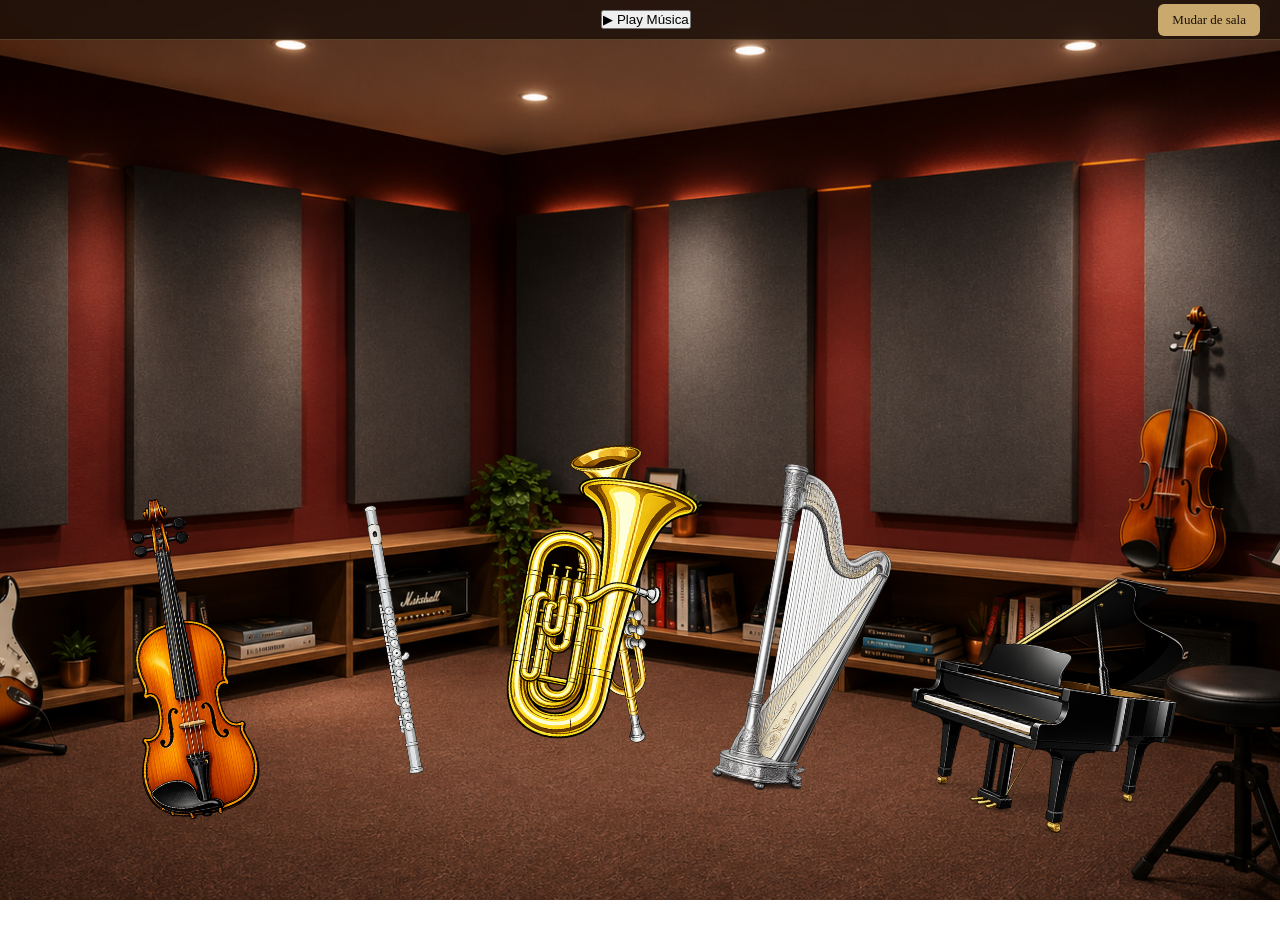
<file: orchestra.html>
<!DOCTYPE html>
<html lang="pt-BR">
<head>
<meta charset="UTF-8">
<meta name="viewport" content="width=device-width, initial-scale=1.0">
<title>Sala Musical — Harry Potter</title>
<link rel="icon" type="image/png" href="assets/images/icon.png">

<style>
* {
    margin: 0;
    padding: 0;
    box-sizing: border-box;
    user-select: none;
    -webkit-user-drag: none;
    pointer-events: auto;
}

body {
    width: 100vw;
    height: 100vh;
    overflow: hidden;
    background: url("assets/images/fundo.png") center center/cover no-repeat;
}

/* ── HUD DE PROGRESSO (topo) ── */

#hud {
    position: fixed;
    top: 0; left: 0; right: 0;
    z-index: 200;
    display: flex;
    align-items: center;
    justify-content: center;
    gap: 12px;
    padding: 10px 20px;
    background: rgba(20, 10, 5, 0.72);
    backdrop-filter: blur(6px);
    border-bottom: 1px solid rgba(201, 169, 110, 0.3);
}

#hud-dots {
    display: flex;
    gap: 5px;
    flex-wrap: wrap;
    max-width: 480px;
    justify-content: center;
}

.hdot {
    width: 11px;
    height: 11px;
    border-radius: 50%;
    background: rgba(255,255,255,0.18);
    transition: background 0.15s, transform 0.15s;
    flex-shrink: 0;
}
.hdot.played  { background: #c9a96e; }
.hdot.current { background: #fff; transform: scale(1.4); box-shadow: 0 0 6px rgba(255,255,255,0.7); }

#hud-status {
    font-family: 'Georgia', serif;
    font-size: 13px;
    color: #f5e6c8;
    white-space: nowrap;
    opacity: 0.85;
}

#hud-reset {
    font-family: 'Georgia', serif;
    font-size: 12px;
    color: #c9a96e;
    background: transparent;
    border: 1px solid rgba(201,169,110,0.4);
    border-radius: 4px;
    padding: 4px 10px;
    cursor: pointer;
    transition: background 0.2s;
    pointer-events: auto;
}
#hud-reset:hover { background: rgba(201,169,110,0.15); }

/* ── BALÃO DE NOTA ACIMA DO INSTRUMENTO ── */

.nota-badge {
    position: absolute;
    bottom: calc(100% + 10px);
    left: 50%;
    transform: translateX(-50%);
    background: #1a0f05;
    border: 1.5px solid #c9a96e;
    border-radius: 6px;
    padding: 6px 14px;
    font-family: 'Georgia', serif;
    font-size: 17px;
    font-weight: 700;
    color: #f5e6c8;
    white-space: nowrap;
    pointer-events: none;
    z-index: 150;
    box-shadow: 0 3px 12px rgba(0,0,0,0.55);
    display: none;
    text-align: center;
    line-height: 1.4;
}
.nota-badge .badge-sub {
    display: block;
    font-size: 11px;
    font-weight: 400;
    color: #c9a96e;
    font-style: italic;
}
.nota-badge::after {
    content: '';
    position: absolute;
    top: 100%;
    left: 50%;
    transform: translateX(-50%);
    border: 7px solid transparent;
    border-top-color: #c9a96e;
}
.nota-badge.visible { display: block; }

/* ── PULSO no instrumento que deve tocar ── */

.deve-tocar img {
    filter: drop-shadow(0 0 18px rgba(255, 220, 100, 0.85)) !important;
    animation: pulso 0.9s ease-in-out infinite alternate !important;
}
@keyframes pulso {
    from { filter: drop-shadow(0 0 10px rgba(255,220,100,0.5)); }
    to   { filter: drop-shadow(0 0 28px rgba(255,220,100,1)); }
}

/* ── BOLHA FLUTUANTE AO CLICAR ── */

.bolha-nota {
    position: fixed;
    pointer-events: none;
    z-index: 9999;
    font-family: 'Georgia', serif;
    font-size: 22px;
    font-weight: 700;
    color: #f5e6c8;
    text-shadow: 0 2px 8px rgba(0,0,0,0.7);
    animation: bolhaFlutua 1s ease-out forwards;
}
@keyframes bolhaFlutua {
    0%   { opacity: 1; transform: translateY(0) scale(1); }
    100% { opacity: 0; transform: translateY(-80px) scale(1.5); }
}

/* ── BANNER DE PARABÉNS ── */

#banner-fim {
    position: fixed;
    top: 50%; left: 50%;
    transform: translate(-50%, -50%) scale(0.8);
    background: rgba(20, 10, 5, 0.96);
    border: 2px solid #c9a96e;
    border-radius: 12px;
    padding: 30px 48px;
    text-align: center;
    z-index: 500;
    display: none;
    box-shadow: 0 8px 40px rgba(0,0,0,0.8);
    animation: aparecer 0.4s ease forwards;
}
@keyframes aparecer {
    to { transform: translate(-50%, -50%) scale(1); opacity: 1; }
}
#banner-fim h2 {
    font-family: 'Georgia', serif;
    font-size: 26px;
    color: #f5e6c8;
    margin-bottom: 10px;
}
#banner-fim p {
    font-family: 'Georgia', serif;
    font-size: 14px;
    color: #c9a96e;
    margin-bottom: 20px;
}
#banner-fim button {
    font-family: 'Georgia', serif;
    font-size: 14px;
    color: #1a0f05;
    background: #c9a96e;
    border: none;
    border-radius: 6px;
    padding: 10px 28px;
    cursor: pointer;
}

/* ── WRAPPER DE CADA INSTRUMENTO ── */

.instrumento-wrap {
    position: absolute;
    display: flex;
    flex-direction: column;
    align-items: center;
}

/* ── BALÃO / TOOLTIP ORIGINAL ── */

.balao {
    position: absolute;
    bottom: calc(100% + 14px);
    left: 50%;
    transform: translateX(-50%) scale(0.85);
    background: #f5e6c8;
    color: #3b2a1a;
    border-radius: 4px;
    padding: 15px 24px;
    font-family: 'Georgia', serif;
    font-size: 20px;
    font-weight: 700;
    white-space: nowrap;
    pointer-events: none;
    opacity: 0;
    transition: opacity 0.2s ease, transform 0.2s ease;
    z-index: 100;
    text-align: center;
    line-height: 1.5;
    border: 1.5px solid #c9a96e;
    box-shadow: 2px 3px 8px rgba(0,0,0,0.35);
}
.balao span {
    display: block;
    font-size: 14px;
    font-weight: 400;
    opacity: 0.75;
    margin-top: 3px;
    font-style: italic;
}
.balao::after {
    content: '';
    position: absolute;
    top: 100%;
    left: 50%;
    transform: translateX(-50%);
    border: 8px solid transparent;
    border-top-color: #c9a96e;
}
.instrumento-wrap:hover .balao { opacity: 1; transform: translateX(-50%) scale(1); }

/* ── VIOLINO ── */
#violino-wrap { left: 80px; bottom: 0px; }
#violino-wrap .balao { left: 40%; bottom: calc(100% + 30px); }
#violino {
    height: 430px; cursor: pointer;
    transform-origin: center bottom;
    transform: rotate(-10deg);
    transition: transform 0.25s ease, filter 0.25s ease;
}
#violino:hover { transform: rotate(-20deg) translateY(10px); filter: drop-shadow(0 0 20px rgba(255,255,255,.4)); }

.balancar       { animation: balanco 0.8s cubic-bezier(0.36,0.07,0.19,0.97); }
.balancar-hover { animation: balanco-hover 0.8s cubic-bezier(0.36,0.07,0.19,0.97); }
@keyframes balanco {
    0%{transform:rotate(-10deg)}20%{transform:rotate(-22deg)}40%{transform:rotate(-3deg)}60%{transform:rotate(-17deg)}80%{transform:rotate(-8deg)}100%{transform:rotate(-10deg)}
}
@keyframes balanco-hover {
    0%{transform:rotate(-20deg) translateY(10px)}20%{transform:rotate(-32deg)}40%{transform:rotate(-13deg)}60%{transform:rotate(-27deg)}80%{transform:rotate(-18deg)}100%{transform:rotate(-20deg) translateY(10px)}
}

/* ── FLAUTA ── */
#flauta-wrap { left: 270px; bottom: 110px; }
#flauta-wrap .balao { left: 40%; bottom: calc(100% + 30px); }
#flauta {
    height: 300px; cursor: pointer;
    transform-origin: center bottom; transform: rotate(-10deg);
    transition: transform 0.25s ease, filter 0.25s ease;
}
#flauta:hover { transform: rotate(-20deg) translateY(10px); filter: drop-shadow(0 0 20px rgba(255,255,255,.4)); }

/* ── TROMPETE ── */
#trompete-wrap { left: 480px; bottom: 150px; }
#trompete-wrap .balao { left: 40%; bottom: calc(100% + 30px); }
#trompete {
    height: 320px; cursor: pointer;
    transform-origin: center bottom; transform: rotate(-10deg);
    transition: transform 0.25s ease, filter 0.25s ease;
}
#trompete:hover { transform: rotate(-20deg) translateY(10px); filter: drop-shadow(0 0 20px rgba(255,255,255,.4)); }

/* ── PIANO ── */
#piano-wrap { right: 100px; bottom: 8px; }
#piano-wrap .balao { left: 67%; bottom: calc(100% + 30px); }
#piano {
    height: 350px; cursor: pointer;
    transform-origin: center bottom; transform: rotate(10deg);
    transition: transform 0.25s ease, filter 0.25s ease;
}
#piano:hover { transform: rotate(20deg) translateY(10px); filter: drop-shadow(0 0 20px rgba(255,255,255,.4)); }

.balancar-piano       { animation: balanco-piano 0.8s cubic-bezier(0.36,0.07,0.19,0.97); }
.balancar-piano-hover { animation: balanco-piano-hover 0.8s cubic-bezier(0.36,0.07,0.19,0.97); }
@keyframes balanco-piano {
    0%{transform:rotate(10deg)}20%{transform:rotate(22deg)}40%{transform:rotate(3deg)}60%{transform:rotate(17deg)}80%{transform:rotate(8deg)}100%{transform:rotate(10deg)}
}
@keyframes balanco-piano-hover {
    0%{transform:rotate(20deg) translateY(10px)}20%{transform:rotate(32deg)}40%{transform:rotate(13deg)}60%{transform:rotate(27deg)}80%{transform:rotate(18deg)}100%{transform:rotate(20deg) translateY(10px)}
}

/* ── HARPA ── */
#harpa-wrap { right: 330px; bottom: 93px; }
#harpa-wrap .balao { left: 60%; bottom: calc(100% + 30px); }
#harpa {
    height: 350px; cursor: pointer;
    transform-origin: center bottom; transform: rotate(10deg);
    transition: transform 0.25s ease, filter 0.25s ease;
}
#harpa:hover { transform: rotate(20deg) translateY(10px); filter: drop-shadow(0 0 20px rgba(255,255,255,.4)); }

.balancar-harpa       { animation: balanco-harpa 0.8s cubic-bezier(0.36,0.07,0.19,0.97); }
.balancar-harpa-hover { animation: balanco-harpa-hover 0.8s cubic-bezier(0.36,0.07,0.19,0.97); }
@keyframes balanco-harpa {
    0%{transform:rotate(10deg)}20%{transform:rotate(22deg)}40%{transform:rotate(3deg)}60%{transform:rotate(17deg)}80%{transform:rotate(8deg)}100%{transform:rotate(10deg)}
}
@keyframes balanco-harpa-hover {
    0%{transform:rotate(20deg) translateY(10px)}20%{transform:rotate(32deg)}40%{transform:rotate(13deg)}60%{transform:rotate(27deg)}80%{transform:rotate(18deg)}100%{transform:rotate(20deg) translateY(10px)}
}

/* ── TUBA ── */
#tuba-wrap { right: 570px; bottom: 133px; }
#tuba-wrap .balao { left: 65%; bottom: calc(100% + 30px); }
#tuba {
    height: 320px; cursor: pointer;
    transform-origin: center bottom; transform: rotate(10deg);
    transition: transform 0.25s ease, filter 0.25s ease;
}
#tuba:hover { transform: rotate(20deg) translateY(10px); filter: drop-shadow(0 0 20px rgba(255,255,255,.4)); }

.balancar-tuba       { animation: balanco-tuba 0.8s cubic-bezier(0.36,0.07,0.19,0.97); }
.balancar-tuba-hover { animation: balanco-tuba-hover 0.8s cubic-bezier(0.36,0.07,0.19,0.97); }
@keyframes balanco-tuba {
    0%{transform:rotate(10deg)}20%{transform:rotate(22deg)}40%{transform:rotate(3deg)}60%{transform:rotate(17deg)}80%{transform:rotate(8deg)}100%{transform:rotate(10deg)}
}
@keyframes balanco-tuba-hover {
    0%{transform:rotate(20deg) translateY(10px)}20%{transform:rotate(32deg)}40%{transform:rotate(13deg)}60%{transform:rotate(27deg)}80%{transform:rotate(18deg)}100%{transform:rotate(20deg) translateY(10px)}
}

#btn-mudar-sala{
    position: absolute;
    right: 20px;
    top: 50%;
    transform: translateY(-50%);

    font-family: 'Georgia', serif;
    font-size: 13px;

    color: #1a0f05;
    background: #c9a96e;

    border: none;
    border-radius: 6px;

    padding: 8px 14px;

    cursor: pointer;

    transition: 0.2s;
}

#btn-mudar-sala:hover{
    transform: translateY(-50%) scale(1.05);
    filter: brightness(1.08);
}
</style>
</head>

<body>

<!-- ── HUD de progresso ── -->
<div id="hud">
    <div id="hud-dots"></div>

    <button id="btn-mudar-sala" onclick="mudarSala()">
        Mudar de sala
    </button>

    <button id="playAuto" onclick="playOrquestra()">
        ▶ Play Música
    </button>
</div>

<!-- ── Banner de parabéns ── -->
<div id="banner-fim">
    <h2>🎉 Bravo, Orquestra!</h2>
    <p>Você tocou o Tema de Harry Potter!</p>
    <button onclick="resetOrchestra()">Tocar de novo</button>
</div>

<!-- VIOLINO -->
<div class="instrumento-wrap" id="violino-wrap">
    <div class="nota-badge" id="badge-violino"></div>
    <div class="balao">
        🎻 Violino
        <span>Cordas agudas com som cálido, lírico e emotivo</span>
    </div>
    <img src="assets/images/violino.png" id="violino" alt="Violino">
</div>

<!-- FLAUTA -->
<div class="instrumento-wrap" id="flauta-wrap">
    <div class="nota-badge" id="badge-flauta"></div>
    <div class="balao">
        🪈 Flauta
        <span>Sopro agudo com som leve, suave e cristalino</span>
    </div>
    <img src="assets/images/flauta.png" id="flauta" alt="Flauta">
</div>

<!-- TROMPETE -->
<div class="instrumento-wrap" id="trompete-wrap">
    <div class="nota-badge" id="badge-trompete"></div>
    <div class="balao">
        🎺 Trompete
        <span>Sopro médio-agudo com som brilhante e penetrante</span>
    </div>
    <img src="assets/images/trompete.png" id="trompete" alt="Trompete">
</div>

<!-- PIANO -->
<div class="instrumento-wrap" id="piano-wrap">
    <div class="nota-badge" id="badge-piano"></div>
    <div class="balao">
        🎹 Piano
        <span>Teclas do grave ao agudo com som rico e versátil</span>
    </div>
    <img src="assets/images/piano.png" id="piano" alt="Piano">
</div>

<!-- HARPA -->
<div class="instrumento-wrap" id="harpa-wrap">
    <div class="nota-badge" id="badge-harpa"></div>
    <div class="balao">
        🎵 Harpa
        <span>Cordas médias com som etéreo, delicado e ressonante</span>
    </div>
    <img src="assets/images/harpa.png" id="harpa" alt="Harpa">
</div>

<!-- TUBA -->
<div class="instrumento-wrap" id="tuba-wrap">
    <div class="nota-badge" id="badge-tuba"></div>
    <div class="balao">
        🎷 Tuba
        <span>Sopro grave com som profundo, cheio e poderoso</span>
    </div>
    <img src="assets/images/tuba.png" id="tuba" alt="Tuba">
</div>

<script>
/* ════════════════════════════════════════════════
   SEQUÊNCIA — Tema de Hedwig (Harry Potter)
   32 notas, cada uma atribuída a um instrumento
   ════════════════════════════════════════════════ */

const hedwig = [
    /* comp. 1 */
    { noteName:"Si4",  freq:494,  inst:"violino",  dur:0.40, label:"Si",    oitava:"4" },
    { noteName:"Mi5",  freq:659,  inst:"flauta",   dur:0.55, label:"Mi",    oitava:"5" },
    { noteName:"Sol5", freq:784,  inst:"flauta",   dur:0.20, label:"Sol",   oitava:"5" },
    { noteName:"Fá#5", freq:740,  inst:"violino",  dur:0.55, label:"Fá#",   oitava:"5" },
    { noteName:"Mi5",  freq:659,  inst:"trompete", dur:0.55, label:"Mi",    oitava:"5" },
    { noteName:"Si5",  freq:988,  inst:"flauta",   dur:0.90, label:"Si",    oitava:"5" },
    { noteName:"Lá5",  freq:880,  inst:"violino",  dur:0.75, label:"Lá",    oitava:"5" },
    { noteName:"Fá#5", freq:740,  inst:"piano",    dur:0.80, label:"Fá#",   oitava:"5" },
    /* comp. 2 */
    { noteName:"Mi5",  freq:659,  inst:"violino",  dur:0.55, label:"Mi",    oitava:"5" },
    { noteName:"Sol5", freq:784,  inst:"flauta",   dur:0.20, label:"Sol",   oitava:"5" },
    { noteName:"Fá#5", freq:740,  inst:"trompete", dur:0.55, label:"Fá#",   oitava:"5" },
    { noteName:"Ré#5", freq:622,  inst:"harpa",    dur:0.55, label:"Ré#",   oitava:"5" },
    { noteName:"Fá5",  freq:698,  inst:"piano",    dur:0.90, label:"Fá",    oitava:"5" },
    { noteName:"Si4",  freq:494,  inst:"violino",  dur:0.75, label:"Si",    oitava:"4" },

];

const ORQUESTRA = {

    1: ["violino","flauta","trompete","piano","harpa","tuba"],
    2: ["violino","flauta","trompete"],
    3: ["violino","flauta","trompete","piano","harpa"],
    4: ["violino","flauta","trompete"]

};

function animarInstrumento(inst){

    const el = document.getElementById(inst);

    if(!el) return;

    el.classList.remove(
        "balancar",
        "balancar-hover",
        "balancar-piano",
        "balancar-harpa",
        "balancar-tuba"
    );

    void el.offsetWidth;

    switch(inst){

        case "piano":
            el.classList.add("balancar-piano");
            break;

        case "harpa":
            el.classList.add("balancar-harpa");
            break;

        case "tuba":
            el.classList.add("balancar-tuba");
            break;

        default:
            el.classList.add("balancar");
    }
}

function tocarInstrumento(inst, freq){

    playNote(
        freq,
        0.8,
        inst
    );

    animarInstrumento(inst);
}

function playOrquestra(){

    const tempoMs = 900;

    hedwig.forEach((nota, i)=>{

        setTimeout(()=>{

            const tempo =
                (i % 4) + 1;

            const instrumentos =
                ORQUESTRA[tempo];

            instrumentos.forEach(inst=>{

                let freq =
                    nota.freq;

                if(inst === "flauta")
                    freq *= 2;

                if(inst === "tuba")
                    freq /= 4;

                if(inst === "harpa")
                    freq *= 0.75;

                if(inst === "piano")
                    freq *= 1.01;

                tocarInstrumento(
                    inst,
                    freq
                );

            });

        }, i * tempoMs);

    });

}

/* timbre por instrumento */
const TIMBRE = {
    violino:  { type:'sawtooth', harmonics:[[1,0.6],[2,0.25],[3,0.1]] },
    flauta:   { type:'sine',     harmonics:[[1,0.7],[2,0.15]] },
    trompete: { type:'square',   harmonics:[[1,0.5],[2,0.3],[3,0.12]] },
    piano:    { type:'triangle', harmonics:[[1,0.6],[2,0.2],[3,0.08]] },
    harpa:    { type:'sine',     harmonics:[[1,0.55],[2,0.28],[3,0.1],[4,0.05]] },
    tuba:     { type:'sawtooth', harmonics:[[1,0.7],[2,0.18]] },
};

let audioCtx = null;
let currentIndex = 0;

function getCtx() {
    if (!audioCtx) audioCtx = new (window.AudioContext || window.webkitAudioContext)();
    if (audioCtx.state === 'suspended') audioCtx.resume();
    return audioCtx;
}

/* síntese com timbre diferente por instrumento */
function playNote(freq, dur, instId) {
    const ctx = getCtx();
    const t = ctx.currentTime;
    const tim = TIMBRE[instId] || TIMBRE.violino;
    const master = ctx.createGain();
    master.connect(ctx.destination);
    master.gain.setValueAtTime(0, t);
    master.gain.linearRampToValueAtTime(0.22, t + 0.04);
    master.gain.setValueAtTime(0.22, t + dur * 0.65);
    master.gain.exponentialRampToValueAtTime(0.001, t + dur + 0.08);

    tim.harmonics.forEach(([mult, amp]) => {
        const osc = ctx.createOscillator();
        const g   = ctx.createGain();
        osc.type = tim.type;
        osc.frequency.value = freq * mult;
        g.gain.value = amp;
        osc.connect(g);
        g.connect(master);
        osc.start(t);
        osc.stop(t + dur + 0.1);
    });

    /* vibrato suave */
    const vib  = ctx.createOscillator();
    const vgain= ctx.createGain();
    vib.frequency.value = 5.5;
    vgain.gain.value = 3;
    tim.harmonics.forEach(([mult]) => {}); // reuse master osc freq
    vib.connect(vgain);
    /* aplica vibrato na frequência do primeiro harmônico via detune */
    vib.start(t + 0.08);
    vib.stop(t + dur + 0.1);
}

/* ── UI: dots de progresso ── */
function buildDots() {
    const bar = document.getElementById('hud-dots');
    bar.innerHTML = '';
    hedwig.forEach((n, i) => {
        const d = document.createElement('div');
        d.className = 'hdot' + (i < currentIndex ? ' played' : i === currentIndex ? ' current' : '');
        d.title = n.noteName + ' — ' + n.inst;
        bar.appendChild(d);
    });
}

/* ── UI: badges de nota em cima de cada instrumento ── */
function updateBadges() {
    /* esconde todos */
    document.querySelectorAll('.nota-badge').forEach(b => b.classList.remove('visible'));
    document.querySelectorAll('.instrumento-wrap').forEach(w => w.classList.remove('deve-tocar'));

    if (currentIndex >= hedwig.length) return;
    const prox = hedwig[currentIndex];
    const badge = document.getElementById('badge-' + prox.inst);
    const wrap  = document.getElementById(prox.inst + '-wrap');
    if (badge) {
        badge.innerHTML = prox.noteName + '<span class="badge-sub">' + prox.label + '<sup>' + prox.oitava + '</sup></span>';
        badge.classList.add('visible');
    }
    if (wrap) wrap.classList.add('deve-tocar');
}

/* ── UI: status ── */
function updateStatus() {
    const el = document.getElementById('hud-status');
    if (currentIndex >= hedwig.length) {
        el.textContent = 'Música completa! 🎉';
    } else {
        const n = hedwig[currentIndex];
        const nomeInst = n.inst.charAt(0).toUpperCase() + n.inst.slice(1);
        el.textContent = `Nota ${currentIndex + 1} / ${hedwig.length} — ${nomeInst}`;
    }
}


/* ── Clique em qualquer instrumento ── */
function handleInstrumentoClick(instId, event) {
    if (currentIndex >= hedwig.length) return;
    const prox = hedwig[currentIndex];

    /* toca a nota sequencial (qualquer instrumento aceita) */
    playNote(prox.freq, prox.dur, prox.inst);

    /* bolha onde clicou */
    spawnBolha(prox.noteName, event.clientX, event.clientY);

    currentIndex++;
    renderUI();
}

/* ── Reiniciar ── */
function resetOrchestra() {
    currentIndex = 0;
    document.getElementById('banner-fim').style.display = 'none';
    renderUI();
}

/* ════════════════════════════════════════════════
   ANIMAÇÕES ORIGINAIS DOS INSTRUMENTOS
   ════════════════════════════════════════════════ */
function criarInstrumento(id, classBase, classHover, transformBase, transformHover) {
    const el = document.getElementById(id);
    let animouComHover = false;

    el.addEventListener("click", (e) => {
        /* orquestra */
        handleInstrumentoClick(id, e);

        /* animação original */
        const isHovered = el.matches(":hover");
        animouComHover = isHovered;
        el.classList.remove(classBase, classHover);
        void el.offsetWidth;
        el.classList.add(isHovered ? classHover : classBase);
    });

    el.addEventListener("animationend", () => {
        const isHovered = el.matches(":hover");
        if (animouComHover && !isHovered) {
            el.style.transform = transformHover;
            el.classList.remove(classBase, classHover);
            void el.offsetWidth;
            el.style.transform = "";
        } else {
            el.style.transform = isHovered ? transformHover : transformBase;
            el.classList.remove(classBase, classHover);
            void el.offsetWidth;
            el.style.transform = "";
        }
    });
}

criarInstrumento("violino",  "balancar",         "balancar-hover",         "rotate(-10deg)", "rotate(-20deg) translateY(10px)");
criarInstrumento("flauta",   "balancar",         "balancar-hover",         "rotate(-10deg)", "rotate(-20deg) translateY(10px)");
criarInstrumento("trompete", "balancar",         "balancar-hover",         "rotate(-10deg)", "rotate(-20deg) translateY(10px)");
criarInstrumento("piano",    "balancar-piano",   "balancar-piano-hover",   "rotate(10deg)",  "rotate(20deg) translateY(10px)");
criarInstrumento("harpa",    "balancar-harpa",   "balancar-harpa-hover",   "rotate(10deg)",  "rotate(20deg) translateY(10px)");
criarInstrumento("tuba",     "balancar-tuba",    "balancar-tuba-hover",    "rotate(10deg)",  "rotate(20deg) translateY(10px)");

function mudarSala() {
    // trocar pela rota da próxima sala
    window.location.href = "sala1.html";
}

/* init */
renderUI();
</script>

</body>
</html>
</file>
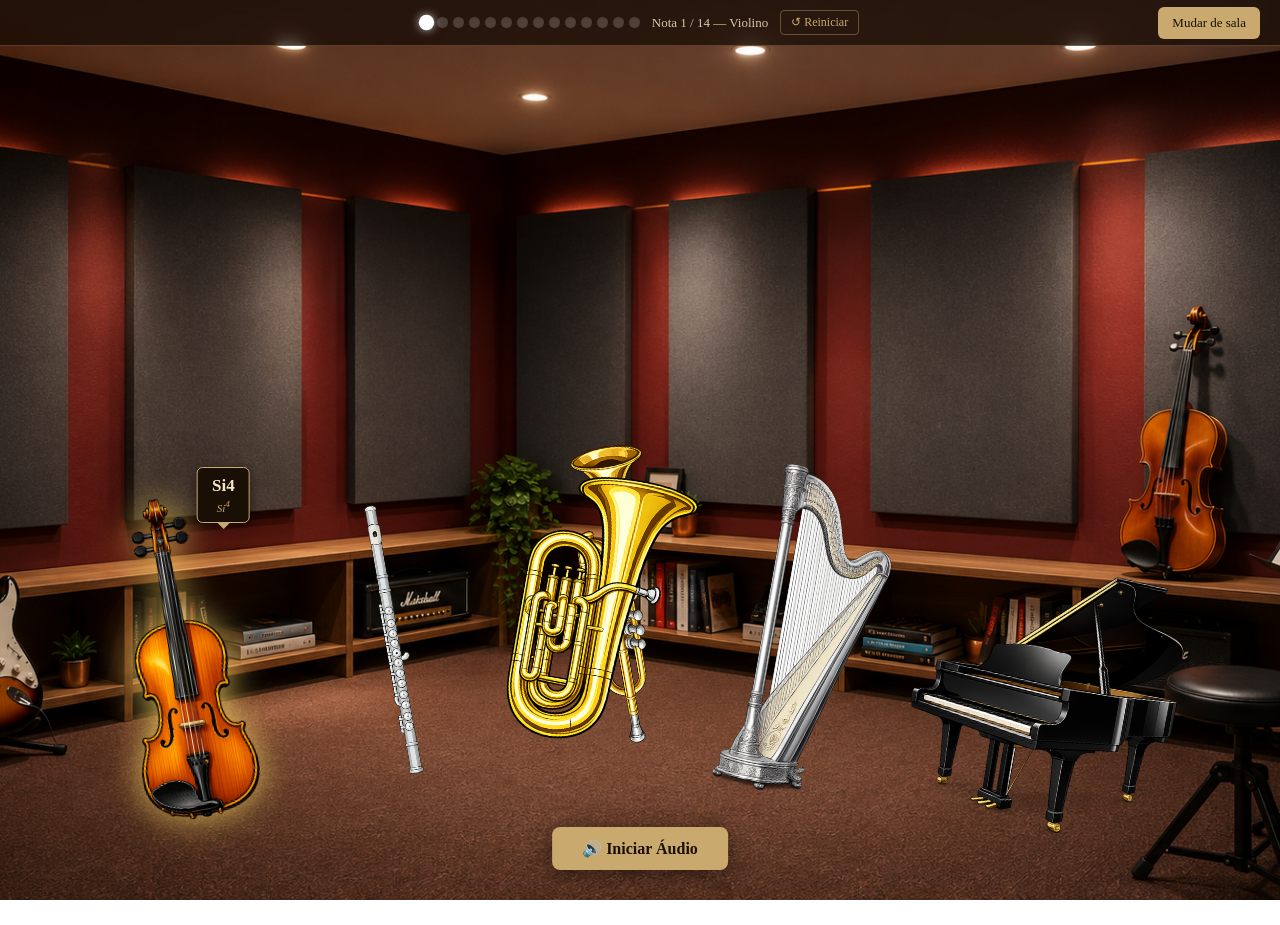
<file: sala1.html>
<!DOCTYPE html>
<html lang="pt-BR">
<head>
<meta charset="UTF-8">
<meta name="viewport" content="width=device-width, initial-scale=1.0">
<title>Sala Musical — Harry Potter</title>
<link rel="icon" type="image/png" href="assets/images/icon.png">

<style>
* {
    margin: 0;
    padding: 0;
    box-sizing: border-box;
    user-select: none;
    -webkit-user-drag: none;
    pointer-events: auto;
}

body {
    width: 100vw;
    height: 100vh;
    overflow: hidden;
    background: url("assets/images/fundo.png") center center/cover no-repeat;
}

/* ── HUD DE PROGRESSO (topo) ── */

#hud {
    position: fixed;
    top: 0; left: 0; right: 0;
    z-index: 200;
    display: flex;
    align-items: center;
    justify-content: center;
    gap: 12px;
    padding: 10px 20px;
    background: rgba(20, 10, 5, 0.72);
    backdrop-filter: blur(6px);
    border-bottom: 1px solid rgba(201, 169, 110, 0.3);
}

#hud-dots {
    display: flex;
    gap: 5px;
    flex-wrap: wrap;
    max-width: 480px;
    justify-content: center;
}

.hdot {
    width: 11px;
    height: 11px;
    border-radius: 50%;
    background: rgba(255,255,255,0.18);
    transition: background 0.15s, transform 0.15s;
    flex-shrink: 0;
}
.hdot.played  { background: #c9a96e; }
.hdot.current { background: #fff; transform: scale(1.4); box-shadow: 0 0 6px rgba(255,255,255,0.7); }

#hud-status {
    font-family: 'Georgia', serif;
    font-size: 13px;
    color: #f5e6c8;
    white-space: nowrap;
    opacity: 0.85;
}

#hud-reset {
    font-family: 'Georgia', serif;
    font-size: 12px;
    color: #c9a96e;
    background: transparent;
    border: 1px solid rgba(201,169,110,0.4);
    border-radius: 4px;
    padding: 4px 10px;
    cursor: pointer;
    transition: background 0.2s;
    pointer-events: auto;
}
#hud-reset:hover { background: rgba(201,169,110,0.15); }

/* ── BALÃO DE NOTA ACIMA DO INSTRUMENTO ── */

.nota-badge {
    position: absolute;
    bottom: calc(90% - 10px);
    left: 50%;
    transform: translateX(-50%);
    background: #1a0f05;
    border: 1.5px solid #c9a96e;
    border-radius: 6px;
    padding: 6px 14px;
    font-family: 'Georgia', serif;
    font-size: 17px;
    font-weight: 700;
    color: #f5e6c8;
    white-space: nowrap;
    pointer-events: none;
    z-index: 150;
    box-shadow: 0 3px 12px rgba(0,0,0,0.55);
    display: none;
    text-align: center;
    line-height: 1.4;
}
.nota-badge .badge-sub {
    display: block;
    font-size: 11px;
    font-weight: 400;
    color: #c9a96e;
    font-style: italic;
}
.nota-badge::after {
    content: '';
    position: absolute;
    top: 100%;
    left: 50%;
    transform: translateX(-50%);
    border: 7px solid transparent;
    border-top-color: #c9a96e;
}
.nota-badge.visible { display: block; }

/* ── PULSO no instrumento que deve tocar ── */

.deve-tocar img {
    filter: drop-shadow(0 0 18px rgba(255, 220, 100, 0.85)) !important;
    animation: pulso 0.9s ease-in-out infinite alternate !important;
}
@keyframes pulso {
    from { filter: drop-shadow(0 0 10px rgba(255,220,100,0.5)); }
    to   { filter: drop-shadow(0 0 28px rgba(255,220,100,1)); }
}

/* ── BOLHA FLUTUANTE AO CLICAR ── */

.bolha-nota {
    position: fixed;
    pointer-events: none;
    z-index: 9999;
    font-family: 'Georgia', serif;
    font-size: 22px;
    font-weight: 700;
    color: #f5e6c8;
    text-shadow: 0 2px 8px rgba(0,0,0,0.7);
    animation: bolhaFlutua 1s ease-out forwards;
}
@keyframes bolhaFlutua {
    0%   { opacity: 1; transform: translateY(0) scale(1); }
    100% { opacity: 0; transform: translateY(-80px) scale(1.5); }
}

/* ── BANNER DE PARABÉNS ── */

#banner-fim {
    position: fixed;
    top: 50%; left: 50%;
    transform: translate(-50%, -50%) scale(0.8);
    background: rgba(20, 10, 5, 0.96);
    border: 2px solid #c9a96e;
    border-radius: 12px;
    padding: 30px 48px;
    text-align: center;
    z-index: 500;
    display: none;
    box-shadow: 0 8px 40px rgba(0,0,0,0.8);
    animation: aparecer 0.4s ease forwards;
}
@keyframes aparecer {
    to { transform: translate(-50%, -50%) scale(1); opacity: 1; }
}
#banner-fim h2 {
    font-family: 'Georgia', serif;
    font-size: 26px;
    color: #f5e6c8;
    margin-bottom: 10px;
}
#banner-fim p {
    font-family: 'Georgia', serif;
    font-size: 14px;
    color: #c9a96e;
    margin-bottom: 20px;
}
#banner-fim button {
    font-family: 'Georgia', serif;
    font-size: 14px;
    color: #1a0f05;
    background: #c9a96e;
    border: none;
    border-radius: 6px;
    padding: 10px 28px;
    cursor: pointer;
}

/* ── WRAPPER DE CADA INSTRUMENTO ── */

.instrumento-wrap {
    position: absolute;
    display: flex;
    flex-direction: column;
    align-items: center;
}

/* ── BALÃO / TOOLTIP ORIGINAL ── */

.balao {
    position: absolute;
    bottom: calc(100% + 14px);
    left: 50%;
    transform: translateX(-50%) scale(0.85);
    background: #f5e6c8;
    color: #3b2a1a;
    border-radius: 4px;
    padding: 15px 24px;
    font-family: 'Georgia', serif;
    font-size: 20px;
    font-weight: 700;
    white-space: nowrap;
    pointer-events: none;
    opacity: 0;
    transition: opacity 0.2s ease, transform 0.2s ease;
    z-index: 100;
    text-align: center;
    line-height: 1.5;
    border: 1.5px solid #c9a96e;
    box-shadow: 2px 3px 8px rgba(0,0,0,0.35);
}
.balao span {
    display: block;
    font-size: 14px;
    font-weight: 400;
    opacity: 0.75;
    margin-top: 3px;
    font-style: italic;
}
.balao::after {
    content: '';
    position: absolute;
    top: 100%;
    left: 50%;
    transform: translateX(-50%);
    border: 8px solid transparent;
    border-top-color: #c9a96e;
}
.instrumento-wrap:hover .balao { opacity: 1; transform: translateX(-50%) scale(1); }

/* ── VIOLINO ── */
#violino-wrap { left: 80px; bottom: 0px; }
#violino-wrap .balao { left: 40%; bottom: calc(100% + 30px); }
#violino {
    height: 430px; cursor: pointer;
    transform-origin: center bottom;
    transform: rotate(-10deg);
    transition: transform 0.25s ease, filter 0.25s ease;
}
#violino:hover { transform: rotate(-20deg) translateY(10px); filter: drop-shadow(0 0 20px rgba(255,255,255,.4)); }

.balancar       { animation: balanco 0.8s cubic-bezier(0.36,0.07,0.19,0.97); }
.balancar-hover { animation: balanco-hover 0.8s cubic-bezier(0.36,0.07,0.19,0.97); }
@keyframes balanco {
    0%{transform:rotate(-10deg)}20%{transform:rotate(-22deg)}40%{transform:rotate(-3deg)}60%{transform:rotate(-17deg)}80%{transform:rotate(-8deg)}100%{transform:rotate(-10deg)}
}
@keyframes balanco-hover {
    0%{transform:rotate(-20deg) translateY(10px)}20%{transform:rotate(-32deg)}40%{transform:rotate(-13deg)}60%{transform:rotate(-27deg)}80%{transform:rotate(-18deg)}100%{transform:rotate(-20deg) translateY(10px)}
}

/* ── FLAUTA ── */
#flauta-wrap { left: 270px; bottom: 110px; }
#flauta-wrap .balao { left: 40%; bottom: calc(100% + 30px); }
#flauta {
    height: 300px; cursor: pointer;
    transform-origin: center bottom; transform: rotate(-10deg);
    transition: transform 0.25s ease, filter 0.25s ease;
}
#flauta:hover { transform: rotate(-20deg) translateY(10px); filter: drop-shadow(0 0 20px rgba(255,255,255,.4)); }

/* ── TROMPETE ── */
#trompete-wrap { left: 480px; bottom: 150px; }
#trompete-wrap .balao { left: 40%; bottom: calc(100% + 30px); }
#trompete {
    height: 320px; cursor: pointer;
    transform-origin: center bottom; transform: rotate(-10deg);
    transition: transform 0.25s ease, filter 0.25s ease;
}
#trompete:hover { transform: rotate(-20deg) translateY(10px); filter: drop-shadow(0 0 20px rgba(255,255,255,.4)); }

/* ── PIANO ── */
#piano-wrap { right: 100px; bottom: 8px; }
#piano-wrap .balao { left: 67%; bottom: calc(100% + 30px); }
#piano {
    height: 350px; cursor: pointer;
    transform-origin: center bottom; transform: rotate(10deg);
    transition: transform 0.25s ease, filter 0.25s ease;
}
#piano:hover { transform: rotate(20deg) translateY(10px); filter: drop-shadow(0 0 20px rgba(255,255,255,.4)); }

.balancar-piano       { animation: balanco-piano 0.8s cubic-bezier(0.36,0.07,0.19,0.97); }
.balancar-piano-hover { animation: balanco-piano-hover 0.8s cubic-bezier(0.36,0.07,0.19,0.97); }
@keyframes balanco-piano {
    0%{transform:rotate(10deg)}20%{transform:rotate(22deg)}40%{transform:rotate(3deg)}60%{transform:rotate(17deg)}80%{transform:rotate(8deg)}100%{transform:rotate(10deg)}
}
@keyframes balanco-piano-hover {
    0%{transform:rotate(20deg) translateY(10px)}20%{transform:rotate(32deg)}40%{transform:rotate(13deg)}60%{transform:rotate(27deg)}80%{transform:rotate(18deg)}100%{transform:rotate(20deg) translateY(10px)}
}

/* ── HARPA ── */
#harpa-wrap { right: 330px; bottom: 93px; }
#harpa-wrap .balao { left: 60%; bottom: calc(100% + 30px); }
#harpa {
    height: 350px; cursor: pointer;
    transform-origin: center bottom; transform: rotate(10deg);
    transition: transform 0.25s ease, filter 0.25s ease;
}
#harpa:hover { transform: rotate(20deg) translateY(10px); filter: drop-shadow(0 0 20px rgba(255,255,255,.4)); }

.balancar-harpa       { animation: balanco-harpa 0.8s cubic-bezier(0.36,0.07,0.19,0.97); }
.balancar-harpa-hover { animation: balanco-harpa-hover 0.8s cubic-bezier(0.36,0.07,0.19,0.97); }
@keyframes balanco-harpa {
    0%{transform:rotate(10deg)}20%{transform:rotate(22deg)}40%{transform:rotate(3deg)}60%{transform:rotate(17deg)}80%{transform:rotate(8deg)}100%{transform:rotate(10deg)}
}
@keyframes balanco-harpa-hover {
    0%{transform:rotate(20deg) translateY(10px)}20%{transform:rotate(32deg)}40%{transform:rotate(13deg)}60%{transform:rotate(27deg)}80%{transform:rotate(18deg)}100%{transform:rotate(20deg) translateY(10px)}
}

/* ── TUBA ── */
#tuba-wrap { right: 570px; bottom: 133px; }
#tuba-wrap .balao { left: 65%; bottom: calc(100% + 30px); }
#tuba {
    height: 320px; cursor: pointer;
    transform-origin: center bottom; transform: rotate(10deg);
    transition: transform 0.25s ease, filter 0.25s ease;
}
#tuba:hover { transform: rotate(20deg) translateY(10px); filter: drop-shadow(0 0 20px rgba(255,255,255,.4)); }

.balancar-tuba       { animation: balanco-tuba 0.8s cubic-bezier(0.36,0.07,0.19,0.97); }
.balancar-tuba-hover { animation: balanco-tuba-hover 0.8s cubic-bezier(0.36,0.07,0.19,0.97); }
@keyframes balanco-tuba {
    0%{transform:rotate(10deg)}20%{transform:rotate(22deg)}40%{transform:rotate(3deg)}60%{transform:rotate(17deg)}80%{transform:rotate(8deg)}100%{transform:rotate(10deg)}
}
@keyframes balanco-tuba-hover {
    0%{transform:rotate(20deg) translateY(10px)}20%{transform:rotate(32deg)}40%{transform:rotate(13deg)}60%{transform:rotate(27deg)}80%{transform:rotate(18deg)}100%{transform:rotate(20deg) translateY(10px)}
}

#btn-mudar-sala{
    position: absolute;
    right: 20px;
    top: 50%;
    transform: translateY(-50%);

    font-family: 'Georgia', serif;
    font-size: 13px;

    color: #1a0f05;
    background: #c9a96e;

    border: none;
    border-radius: 6px;

    padding: 8px 14px;

    cursor: pointer;

    transition: 0.2s;
}

#btn-mudar-sala:hover{
    transform: translateY(-50%) scale(1.05);
    filter: brightness(1.08);
}

#popup-erro{
    position: fixed;
    inset: 0;

    background: rgba(0,0,0,.72);

    display: none;

    align-items: center;
    justify-content: center;

    z-index: 9999;

    backdrop-filter: blur(6px);
}

#popup-erro.aberto{
    display:flex;
}

.popup-box{

    width: 480px;

    background:
        linear-gradient(
            to bottom,
            #22150b,
            #140c06
        );

    border: 2px solid #c9a96e;

    border-radius: 14px;

    padding: 36px;

    text-align:center;

    box-shadow:
        0 0 40px rgba(0,0,0,.8);

    animation: popupAparece .25s ease;
}

.popup-box h2{
    color:#f5e6c8;

    font-family:'Georgia';

    margin-bottom:14px;

    font-size:30px;
}

.popup-box p{
    color:#c9a96e;

    line-height:1.8;

    font-family:'Georgia';

    margin-bottom:28px;
}

.popup-actions{
    display:flex;

    justify-content:center;

    gap:14px;
}

.popup-actions button{

    min-width:150px;

    padding:12px;

    border:none;

    border-radius:8px;

    cursor:pointer;

    font-family:'Georgia';

    font-size:15px;

    transition:.2s;
}

.popup-actions button:first-child{
    background:#2a2018;
    color:#f5e6c8;
}

.popup-actions button:last-child{
    background:#c9a96e;
    color:#140c06;
}

.popup-actions button:hover{
    transform:translateY(-2px);
}

@keyframes popupAparece{
    from{
        opacity:0;
        transform:scale(.9);
    }

    to{
        opacity:1;
        transform:scale(1);
    }
}

/* ── Botão para iniciar áudio (garantia) ── */
#btn-iniciar-audio {
    position: fixed;
    bottom: 30px;
    left: 50%;
    transform: translateX(-50%);
    z-index: 999;
    background: #c9a96e;
    color: #1a0f05;
    border: none;
    border-radius: 8px;
    padding: 12px 30px;
    font-family: 'Georgia', serif;
    font-size: 16px;
    font-weight: bold;
    cursor: pointer;
    box-shadow: 0 4px 20px rgba(0,0,0,0.5);
    transition: 0.2s;
}
#btn-iniciar-audio:hover { transform: translateX(-50%) scale(1.05); }
#btn-iniciar-audio.oculto { display: none; }
</style>
</head>

<body>

<!-- HUD -->
<div id="hud">
    <div id="hud-dots"></div>
    <span id="hud-status">Nota 1 de 32</span>
    <button id="btn-mudar-sala" onclick="mudarSala()">Mudar de sala</button>
    <button id="hud-reset" onclick="resetOrchestra()">↺ Reiniciar</button>
</div>

<!-- Banner de parabéns -->
<div id="banner-fim">
    <h2>🎉 Bravo, Orquestra!</h2>
    <p>Você tocou o Tema de Harry Potter!</p>
    <button onclick="resetOrchestra()">Tocar de novo</button>
</div>

<!-- Botão para iniciar áudio -->
<button id="btn-iniciar-audio" onclick="iniciarAudioManual()">🔊 Iniciar Áudio</button>

<!-- Instrumentos -->
<div class="instrumento-wrap" id="violino-wrap">
    <div class="nota-badge" id="badge-violino"></div>
    <div class="balao">🎻 Violino <span>Cordas agudas com som cálido, lírico e emotivo</span></div>
    <img src="assets/images/violino.png" id="violino" alt="Violino">
</div>

<div class="instrumento-wrap" id="flauta-wrap">
    <div class="nota-badge" id="badge-flauta"></div>
    <div class="balao">🪈 Flauta <span>Sopro agudo com som leve, suave e cristalino</span></div>
    <img src="assets/images/flauta.png" id="flauta" alt="Flauta">
</div>

<div class="instrumento-wrap" id="trompete-wrap">
    <div class="nota-badge" id="badge-trompete"></div>
    <div class="balao">🎺 Trompete <span>Sopro médio-agudo com som brilhante e penetrante</span></div>
    <img src="assets/images/trompete.png" id="trompete" alt="Trompete">
</div>

<div class="instrumento-wrap" id="piano-wrap">
    <div class="nota-badge" id="badge-piano"></div>
    <div class="balao">🎹 Piano <span>Teclas do grave ao agudo com som rico e versátil</span></div>
    <img src="assets/images/piano.png" id="piano" alt="Piano">
</div>

<div class="instrumento-wrap" id="harpa-wrap">
    <div class="nota-badge" id="badge-harpa"></div>
    <div class="balao">🎵 Harpa <span>Cordas médias com som etéreo, delicado e ressonante</span></div>
    <img src="assets/images/harpa.png" id="harpa" alt="Harpa">
</div>

<div class="instrumento-wrap" id="tuba-wrap">
    <div class="nota-badge" id="badge-tuba"></div>
    <div class="balao">🎷 Tuba <span>Sopro grave com som profundo, cheio e poderoso</span></div>
    <img src="assets/images/tuba.png" id="tuba" alt="Tuba">
</div>

<!-- Popup de erro -->
<div id="popup-erro">
    <div class="popup-box">
        <h2>❌ Instrumento errado</h2>
        <p>Você tocou o instrumento incorreto.<br>Deseja reiniciar a música?</p>
        <div class="popup-actions">
            <button onclick="fecharPopupErro()">Continuar</button>
            <button onclick="confirmarReinicio()">Reiniciar</button>
        </div>
    </div>
</div>

<script>
/* ════════════════════════════════════════════════
   SEQUÊNCIA — Tema de Hedwig (Harry Potter)
   ════════════════════════════════════════════════ */

const hedwig = [
    { noteName:"Si4",  freq:494,  inst:"violino",  dur:0.40, label:"Si",    oitava:"4" },
    { noteName:"Mi5",  freq:659,  inst:"flauta",   dur:0.55, label:"Mi",    oitava:"5" },
    { noteName:"Sol5", freq:784,  inst:"flauta",   dur:0.20, label:"Sol",   oitava:"5" },
    { noteName:"Fá#5", freq:740,  inst:"violino",  dur:0.55, label:"Fá#",   oitava:"5" },
    { noteName:"Mi5",  freq:659,  inst:"trompete", dur:0.55, label:"Mi",    oitava:"5" },
    { noteName:"Si5",  freq:988,  inst:"flauta",   dur:0.90, label:"Si",    oitava:"5" },
    { noteName:"Lá5",  freq:880,  inst:"violino",  dur:0.75, label:"Lá",    oitava:"5" },
    { noteName:"Fá#5", freq:740,  inst:"piano",    dur:0.80, label:"Fá#",   oitava:"5" },
    { noteName:"Mi5",  freq:659,  inst:"violino",  dur:0.55, label:"Mi",    oitava:"5" },
    { noteName:"Sol5", freq:784,  inst:"flauta",   dur:0.20, label:"Sol",   oitava:"5" },
    { noteName:"Fá#5", freq:740,  inst:"trompete", dur:0.55, label:"Fá#",   oitava:"5" },
    { noteName:"Ré#5", freq:622,  inst:"harpa",    dur:0.55, label:"Ré#",   oitava:"5" },
    { noteName:"Fá5",  freq:698,  inst:"piano",    dur:0.90, label:"Fá",    oitava:"5" },
    { noteName:"Si4",  freq:494,  inst:"violino",  dur:0.75, label:"Si",    oitava:"4" },
];

/* ── Timbre simplificado para cada instrumento ── */
const TIMBRE = {
    violino:  { type: 'sawtooth', harmonics: [1, 2, 3], amp: [0.6, 0.25, 0.10] },
    flauta:   { type: 'sine',     harmonics: [1, 2],    amp: [0.7, 0.20] },
    trompete: { type: 'square',   harmonics: [1, 2, 3], amp: [0.5, 0.30, 0.12] },
    piano:    { type: 'triangle', harmonics: [1, 2, 3], amp: [0.6, 0.20, 0.08] },
    harpa:    { type: 'sine',     harmonics: [1, 2, 3, 4], amp: [0.55, 0.28, 0.10, 0.05] },
    tuba:     { type: 'sawtooth', harmonics: [1, 2],    amp: [0.7, 0.20] }
};

let audioCtx = null;
let audioInicializado = false;

/* ── Inicialização manual pelo botão ── */
function iniciarAudioManual() {
    if (audioInicializado) return;
    const ctx = getCtx();
    ctx.resume().then(() => {
        audioInicializado = true;
        document.getElementById('btn-iniciar-audio').classList.add('oculto');
        console.log('Áudio iniciado!');
    }).catch(err => console.warn('Erro ao iniciar áudio:', err));
}

function getCtx() {
    if (!audioCtx) {
        audioCtx = new (window.AudioContext || window.webkitAudioContext)();
    }
    return audioCtx;
}

/* ── Síntese com timbre (sem reverb, mais simples e confiável) ── */
function playNote(freq, dur, instId) {
    const ctx = getCtx();
    if (ctx.state === 'suspended') {
        ctx.resume().catch(err => console.warn('Falha ao retomar contexto:', err));
    }

    const t = ctx.currentTime + 0.01;
    const tim = TIMBRE[instId] || TIMBRE.violino;

    // Gain master com envelope
    const master = ctx.createGain();
    master.gain.setValueAtTime(0, t);
    master.gain.linearRampToValueAtTime(0.35, t + 0.02);
    master.gain.linearRampToValueAtTime(0.30, t + 0.08);
    master.gain.setValueAtTime(0.30, t + dur - 0.1);
    master.gain.exponentialRampToValueAtTime(0.001, t + dur + 0.05);
    master.connect(ctx.destination);

    // Criar harmônicos
    for (let i = 0; i < tim.harmonics.length; i++) {
        const mult = tim.harmonics[i];
        const amp = tim.amp[i] || 0.1;
        const osc = ctx.createOscillator();
        osc.type = tim.type;
        osc.frequency.value = freq * mult;

        // Pequeno vibrato para instrumentos que não são percussivos
        if (instId !== 'piano' && i === 0) {
            const vib = ctx.createOscillator();
            const vg = ctx.createGain();
            vib.frequency.value = 5 + Math.random() * 1.5;
            vg.gain.value = (instId === 'flauta' || instId === 'harpa') ? 3 : 5;
            vib.connect(vg);
            vg.connect(osc.frequency);
            vib.start(t);
            vib.stop(t + dur + 0.05);
        }

        const oscGain = ctx.createGain();
        oscGain.gain.value = amp * 0.5;
        osc.connect(oscGain);
        oscGain.connect(master);
        osc.start(t);
        osc.stop(t + dur + 0.1);
    }
}

/* ── UI ── */
let currentIndex = 0;

function buildDots() {
    const bar = document.getElementById('hud-dots');
    bar.innerHTML = '';
    hedwig.forEach((n, i) => {
        const d = document.createElement('div');
        d.className = 'hdot' + (i < currentIndex ? ' played' : i === currentIndex ? ' current' : '');
        d.title = n.noteName + ' — ' + n.inst;
        bar.appendChild(d);
    });
}

function updateBadges() {
    document.querySelectorAll('.nota-badge').forEach(b => b.classList.remove('visible'));
    document.querySelectorAll('.instrumento-wrap').forEach(w => w.classList.remove('deve-tocar'));
    if (currentIndex >= hedwig.length) return;
    const prox = hedwig[currentIndex];
    const badge = document.getElementById('badge-' + prox.inst);
    const wrap  = document.getElementById(prox.inst + '-wrap');
    if (badge) {
        badge.innerHTML = prox.noteName + '<span class="badge-sub">' + prox.label + '<sup>' + prox.oitava + '</sup></span>';
        badge.classList.add('visible');
    }
    if (wrap) wrap.classList.add('deve-tocar');
}

function updateStatus() {
    const el = document.getElementById('hud-status');
    if (currentIndex >= hedwig.length) {
        el.textContent = 'Música completa! 🎉';
    } else {
        const n = hedwig[currentIndex];
        const nomeInst = n.inst.charAt(0).toUpperCase() + n.inst.slice(1);
        el.textContent = `Nota ${currentIndex + 1} / ${hedwig.length} — ${nomeInst}`;
    }
}

function spawnBolha(noteName, x, y) {
    const b = document.createElement('div');
    b.className = 'bolha-nota';
    b.textContent = noteName;
    b.style.left = (x - 18) + 'px';
    b.style.top  = (y - 18) + 'px';
    document.body.appendChild(b);
    setTimeout(() => b.remove(), 1050);
}

function renderUI() {
    buildDots();
    updateBadges();
    updateStatus();
    document.getElementById('banner-fim').style.display = currentIndex >= hedwig.length ? 'block' : 'none';
}

function handleInstrumentoClick(instId, event) {
    if (currentIndex >= hedwig.length) return;
    const prox = hedwig[currentIndex];

    if (instId !== prox.inst) {
        abrirPopupErro();
        return false;
    }

    // Toca a nota
    playNote(prox.freq, prox.dur, prox.inst);
    spawnBolha(prox.noteName, event.clientX, event.clientY);

    currentIndex++;
    renderUI();
    return true;
}

function resetOrchestra() {
    currentIndex = 0;
    document.getElementById('banner-fim').style.display = 'none';
    renderUI();
}

/* ── Animações ── */
function criarInstrumento(id, classBase, classHover, transformBase, transformHover) {
    const el = document.getElementById(id);
    let animouComHover = false;

    el.addEventListener("click", (e) => {
        handleInstrumentoClick(id, e);
        const isHovered = el.matches(":hover");
        animouComHover = isHovered;
        el.classList.remove(classBase, classHover);
        void el.offsetWidth;
        el.classList.add(isHovered ? classHover : classBase);
    });

    el.addEventListener("animationend", () => {
        const isHovered = el.matches(":hover");
        if (animouComHover && !isHovered) {
            el.style.transform = transformHover;
            el.classList.remove(classBase, classHover);
            void el.offsetWidth;
            el.style.transform = "";
        } else {
            el.style.transform = isHovered ? transformHover : transformBase;
            el.classList.remove(classBase, classHover);
            void el.offsetWidth;
            el.style.transform = "";
        }
    });
}

criarInstrumento("violino",  "balancar",         "balancar-hover",         "rotate(-10deg)", "rotate(-20deg) translateY(10px)");
criarInstrumento("flauta",   "balancar",         "balancar-hover",         "rotate(-10deg)", "rotate(-20deg) translateY(10px)");
criarInstrumento("trompete", "balancar",         "balancar-hover",         "rotate(-10deg)", "rotate(-20deg) translateY(10px)");
criarInstrumento("piano",    "balancar-piano",   "balancar-piano-hover",   "rotate(10deg)",  "rotate(20deg) translateY(10px)");
criarInstrumento("harpa",    "balancar-harpa",   "balancar-harpa-hover",   "rotate(10deg)",  "rotate(20deg) translateY(10px)");
criarInstrumento("tuba",     "balancar-tuba",    "balancar-tuba-hover",    "rotate(10deg)",  "rotate(20deg) translateY(10px)");

function mudarSala() { window.location.href = "sala2.html"; }

function abrirPopupErro() { document.getElementById('popup-erro').classList.add('aberto'); }
function fecharPopupErro() { document.getElementById('popup-erro').classList.remove('aberto'); }
function confirmarReinicio() { fecharPopupErro(); resetOrchestra(); }

/* init */
renderUI();

// Se o usuário clicar em qualquer lugar sem o botão, tenta iniciar o áudio também
document.addEventListener('click', function initGlobal() {
    if (!audioInicializado) {
        const ctx = getCtx();
        if (ctx.state === 'suspended') {
            ctx.resume().then(() => {
                audioInicializado = true;
                document.getElementById('btn-iniciar-audio').classList.add('oculto');
                console.log('Áudio iniciado por clique global.');
            }).catch(() => {});
        }
    }
}, { once: true });
</script>
</body>
</html>
</file>
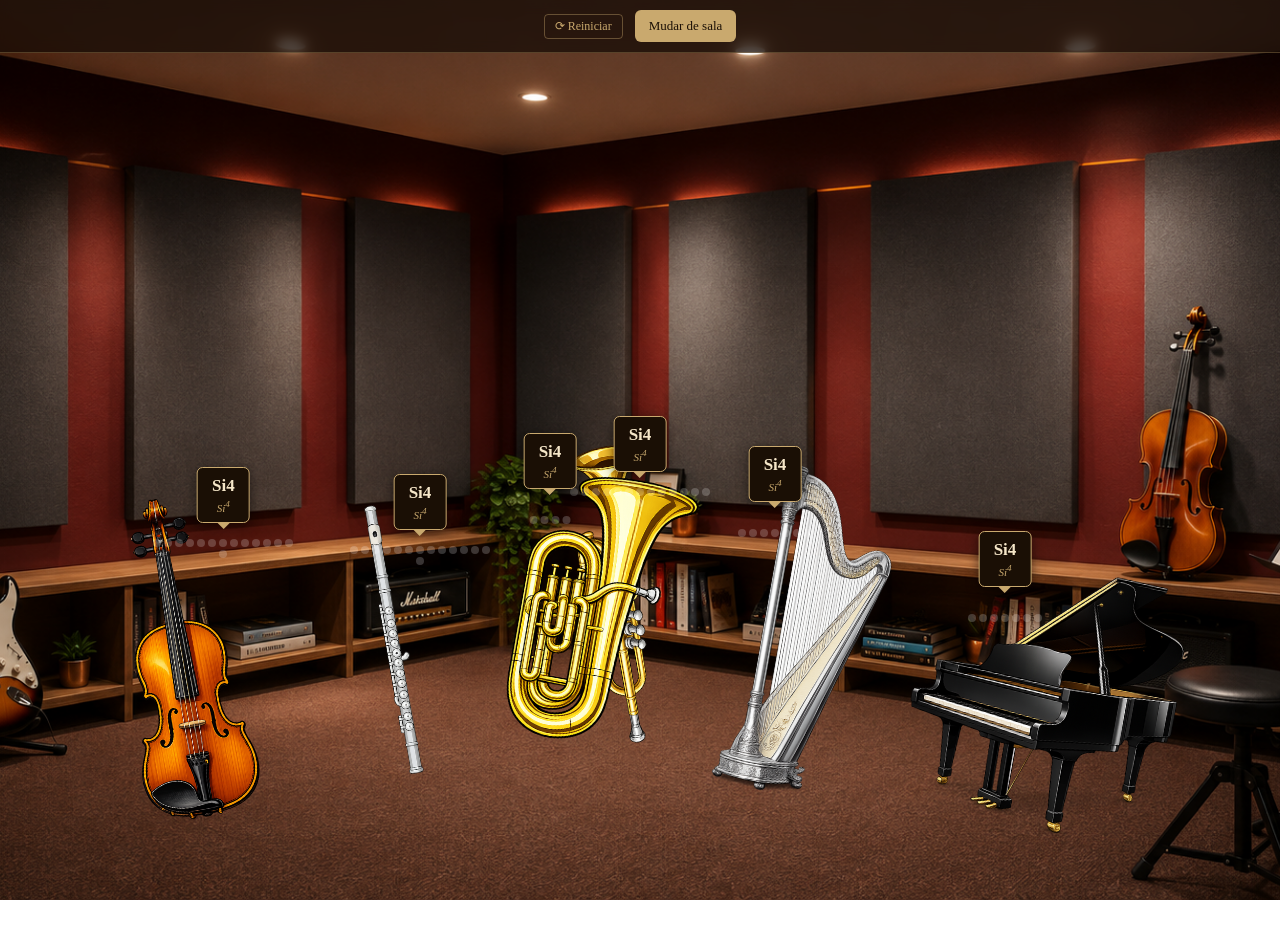
<file: sala2.html>
<!DOCTYPE html>
<html lang="pt-BR">
<head>
<meta charset="UTF-8">
<meta name="viewport" content="width=device-width, initial-scale=1.0">
<title>Sala Musical — Harry Potter</title>
<link rel="icon" type="image/png" href="assets/images/icon.png">

<style>
* {
    margin: 0;
    padding: 0;
    box-sizing: border-box;
    user-select: none;
    -webkit-user-drag: none;
    pointer-events: auto;
}

body {
    width: 100vw;
    height: 100vh;
    overflow: hidden;
    background: url("assets/images/fundo.png") center center/cover no-repeat;
}

/* ── HUD (topo) ── */
#hud {
    position: fixed;
    top: 0; left: 0; right: 0;
    z-index: 200;
    display: flex;
    align-items: center;
    justify-content: center;
    gap: 12px;
    padding: 10px 20px;
    background: rgba(20, 10, 5, 0.72);
    backdrop-filter: blur(6px);
    border-bottom: 1px solid rgba(201, 169, 110, 0.3);
    flex-wrap: wrap;
}

#btn-reset {
    font-family: 'Georgia', serif;
    font-size: 12px;
    color: #c9a96e;
    background: transparent;
    border: 1px solid rgba(201,169,110,0.4);
    border-radius: 4px;
    padding: 4px 10px;
    cursor: pointer;
    transition: background 0.2s;
    pointer-events: auto;
}
#btn-reset:hover { background: rgba(201,169,110,0.15); }

#btn-mudar-sala{
    font-family: 'Georgia', serif;
    font-size: 13px;
    color: #1a0f05;
    background: #c9a96e;
    border: none;
    border-radius: 6px;
    padding: 8px 14px;
    cursor: pointer;
    transition: 0.2s;
}
#btn-mudar-sala:hover{
    transform: scale(1.05);
    filter: brightness(1.08);
}

/* ── BALÃO DE NOTA + PROGRESSO ── */
.nota-badge {
    position: absolute;
    bottom: calc(90% - 10px);
    left: 50%;
    transform: translateX(-50%);
    background: #1a0f05;
    border: 1.5px solid #c9a96e;
    border-radius: 6px;
    padding: 6px 14px;
    font-family: 'Georgia', serif;
    font-size: 17px;
    font-weight: 700;
    color: #f5e6c8;
    white-space: nowrap;
    pointer-events: none;
    z-index: 150;
    box-shadow: 0 3px 12px rgba(0,0,0,0.55);
    display: none;
    text-align: center;
    line-height: 1.4;
}
.nota-badge .badge-sub {
    display: block;
    font-size: 11px;
    font-weight: 400;
    color: #c9a96e;
    font-style: italic;
}
.nota-badge::after {
    content: '';
    position: absolute;
    top: 100%;
    left: 50%;
    transform: translateX(-50%);
    border: 7px solid transparent;
    border-top-color: #c9a96e;
}
.nota-badge.visible { display: block; }

/* ── Progresso individual do instrumento ── */
.instrumento-progresso {
    position: absolute;
    bottom: calc(90% - 45px);
    left: 50%;
    transform: translateX(-50%);
    display: flex;
    gap: 3px;
    flex-wrap: wrap;
    justify-content: center;
    max-width: 140px;
    z-index: 140;
    pointer-events: none;
}
.instrumento-progresso .pdot {
    width: 8px;
    height: 8px;
    border-radius: 50%;
    background: rgba(255,255,255,0.2);
    transition: background 0.2s;
    flex-shrink: 0;
}
.pdot.done { background: #c9a96e; }

/* ── BOLHA FLUTUANTE AO CLICAR ── */
.bolha-nota {
    position: fixed;
    pointer-events: none;
    z-index: 9999;
    font-family: 'Georgia', serif;
    font-size: 22px;
    font-weight: 700;
    color: #f5e6c8;
    text-shadow: 0 2px 8px rgba(0,0,0,0.7);
    animation: bolhaFlutua 1s ease-out forwards;
}
@keyframes bolhaFlutua {
    0%   { opacity: 1; transform: translateY(0) scale(1); }
    100% { opacity: 0; transform: translateY(-80px) scale(1.5); }
}

/* ── WRAPPER DE CADA INSTRUMENTO ── */
.instrumento-wrap {
    position: absolute;
    display: flex;
    flex-direction: column;
    align-items: center;
}

/* ── BALÃO / TOOLTIP ORIGINAL ── */
.balao {
    position: absolute;
    bottom: calc(100% + 14px);
    left: 50%;
    transform: translateX(-50%) scale(0.85);
    background: #f5e6c8;
    color: #3b2a1a;
    border-radius: 4px;
    padding: 15px 24px;
    font-family: 'Georgia', serif;
    font-size: 20px;
    font-weight: 700;
    white-space: nowrap;
    pointer-events: none;
    opacity: 0;
    transition: opacity 0.2s ease, transform 0.2s ease;
    z-index: 100;
    text-align: center;
    line-height: 1.5;
    border: 1.5px solid #c9a96e;
    box-shadow: 2px 3px 8px rgba(0,0,0,0.35);
}
.balao span {
    display: block;
    font-size: 14px;
    font-weight: 400;
    opacity: 0.75;
    margin-top: 3px;
    font-style: italic;
}
.balao::after {
    content: '';
    position: absolute;
    top: 100%;
    left: 50%;
    transform: translateX(-50%);
    border: 8px solid transparent;
    border-top-color: #c9a96e;
}
.instrumento-wrap:hover .balao { opacity: 1; transform: translateX(-50%) scale(1); }

/* ── VIOLINO ── */
#violino-wrap { left: 80px; bottom: 0px; }
#violino-wrap .balao { left: 40%; bottom: calc(100% + 30px); }
#violino {
    height: 430px; cursor: pointer;
    transform-origin: center bottom;
    transform: rotate(-10deg);
    transition: transform 0.25s ease, filter 0.25s ease;
}
#violino:hover { transform: rotate(-20deg) translateY(10px); filter: drop-shadow(0 0 20px rgba(255,255,255,.4)); }

.balancar       { animation: balanco 0.8s cubic-bezier(0.36,0.07,0.19,0.97); }
.balancar-hover { animation: balanco-hover 0.8s cubic-bezier(0.36,0.07,0.19,0.97); }
@keyframes balanco {
    0%{transform:rotate(-10deg)}20%{transform:rotate(-22deg)}40%{transform:rotate(-3deg)}60%{transform:rotate(-17deg)}80%{transform:rotate(-8deg)}100%{transform:rotate(-10deg)}
}
@keyframes balanco-hover {
    0%{transform:rotate(-20deg) translateY(10px)}20%{transform:rotate(-32deg)}40%{transform:rotate(-13deg)}60%{transform:rotate(-27deg)}80%{transform:rotate(-18deg)}100%{transform:rotate(-20deg) translateY(10px)}
}

/* ── FLAUTA ── */
#flauta-wrap { left: 270px; bottom: 110px; }
#flauta-wrap .balao { left: 40%; bottom: calc(100% + 30px); }
#flauta {
    height: 300px; cursor: pointer;
    transform-origin: center bottom; transform: rotate(-10deg);
    transition: transform 0.25s ease, filter 0.25s ease;
}
#flauta:hover { transform: rotate(-20deg) translateY(10px); filter: drop-shadow(0 0 20px rgba(255,255,255,.4)); }

/* ── TROMPETE ── */
#trompete-wrap { left: 480px; bottom: 150px; }
#trompete-wrap .balao { left: 40%; bottom: calc(100% + 30px); }
#trompete {
    height: 320px; cursor: pointer;
    transform-origin: center bottom; transform: rotate(-10deg);
    transition: transform 0.25s ease, filter 0.25s ease;
}
#trompete:hover { transform: rotate(-20deg) translateY(10px); filter: drop-shadow(0 0 20px rgba(255,255,255,.4)); }

/* ── PIANO ── */
#piano-wrap { right: 100px; bottom: 8px; }
#piano-wrap .balao { left: 67%; bottom: calc(100% + 30px); }
#piano {
    height: 350px; cursor: pointer;
    transform-origin: center bottom; transform: rotate(10deg);
    transition: transform 0.25s ease, filter 0.25s ease;
}
#piano:hover { transform: rotate(20deg) translateY(10px); filter: drop-shadow(0 0 20px rgba(255,255,255,.4)); }

.balancar-piano       { animation: balanco-piano 0.8s cubic-bezier(0.36,0.07,0.19,0.97); }
.balancar-piano-hover { animation: balanco-piano-hover 0.8s cubic-bezier(0.36,0.07,0.19,0.97); }
@keyframes balanco-piano {
    0%{transform:rotate(10deg)}20%{transform:rotate(22deg)}40%{transform:rotate(3deg)}60%{transform:rotate(17deg)}80%{transform:rotate(8deg)}100%{transform:rotate(10deg)}
}
@keyframes balanco-piano-hover {
    0%{transform:rotate(20deg) translateY(10px)}20%{transform:rotate(32deg)}40%{transform:rotate(13deg)}60%{transform:rotate(27deg)}80%{transform:rotate(18deg)}100%{transform:rotate(20deg) translateY(10px)}
}

/* ── HARPA ── */
#harpa-wrap { right: 330px; bottom: 93px; }
#harpa-wrap .balao { left: 60%; bottom: calc(100% + 30px); }
#harpa {
    height: 350px; cursor: pointer;
    transform-origin: center bottom; transform: rotate(10deg);
    transition: transform 0.25s ease, filter 0.25s ease;
}
#harpa:hover { transform: rotate(20deg) translateY(10px); filter: drop-shadow(0 0 20px rgba(255,255,255,.4)); }

.balancar-harpa       { animation: balanco-harpa 0.8s cubic-bezier(0.36,0.07,0.19,0.97); }
.balancar-harpa-hover { animation: balanco-harpa-hover 0.8s cubic-bezier(0.36,0.07,0.19,0.97); }
@keyframes balanco-harpa {
    0%{transform:rotate(10deg)}20%{transform:rotate(22deg)}40%{transform:rotate(3deg)}60%{transform:rotate(17deg)}80%{transform:rotate(8deg)}100%{transform:rotate(10deg)}
}
@keyframes balanco-harpa-hover {
    0%{transform:rotate(20deg) translateY(10px)}20%{transform:rotate(32deg)}40%{transform:rotate(13deg)}60%{transform:rotate(27deg)}80%{transform:rotate(18deg)}100%{transform:rotate(20deg) translateY(10px)}
}

/* ── TUBA ── */
#tuba-wrap { right: 570px; bottom: 133px; }
#tuba-wrap .balao { left: 65%; bottom: calc(100% + 30px); }
#tuba {
    height: 320px; cursor: pointer;
    transform-origin: center bottom; transform: rotate(10deg);
    transition: transform 0.25s ease, filter 0.25s ease;
}
#tuba:hover { transform: rotate(20deg) translateY(10px); filter: drop-shadow(0 0 20px rgba(255,255,255,.4)); }

.balancar-tuba       { animation: balanco-tuba 0.8s cubic-bezier(0.36,0.07,0.19,0.97); }
.balancar-tuba-hover { animation: balanco-tuba-hover 0.8s cubic-bezier(0.36,0.07,0.19,0.97); }
@keyframes balanco-tuba {
    0%{transform:rotate(10deg)}20%{transform:rotate(22deg)}40%{transform:rotate(3deg)}60%{transform:rotate(17deg)}80%{transform:rotate(8deg)}100%{transform:rotate(10deg)}
}
@keyframes balanco-tuba-hover {
    0%{transform:rotate(20deg) translateY(10px)}20%{transform:rotate(32deg)}40%{transform:rotate(13deg)}60%{transform:rotate(27deg)}80%{transform:rotate(18deg)}100%{transform:rotate(20deg) translateY(10px)}
}
</style>
</head>

<body>

<!-- ── HUD (apenas botões) ── -->
<div id="hud">
    <button id="btn-reset" onclick="resetOrchestra()">⟳ Reiniciar</button>
    <button id="btn-mudar-sala" onclick="mudarSala()">Mudar de sala</button>
</div>

<!-- VIOLINO -->
<div class="instrumento-wrap" id="violino-wrap">
    <div class="nota-badge" id="badge-violino"></div>
    <div class="instrumento-progresso" id="progresso-violino"></div>
    <div class="balao">
        🎻 Violino
        <span>Cordas agudas com som cálido, lírico e emotivo</span>
    </div>
    <img src="assets/images/violino.png" id="violino" alt="Violino">
</div>

<!-- FLAUTA -->
<div class="instrumento-wrap" id="flauta-wrap">
    <div class="nota-badge" id="badge-flauta"></div>
    <div class="instrumento-progresso" id="progresso-flauta"></div>
    <div class="balao">
        🪈 Flauta
        <span>Sopro agudo com som leve, suave e cristalino</span>
    </div>
    <img src="assets/images/flauta.png" id="flauta" alt="Flauta">
</div>

<!-- TROMPETE -->
<div class="instrumento-wrap" id="trompete-wrap">
    <div class="nota-badge" id="badge-trompete"></div>
    <div class="instrumento-progresso" id="progresso-trompete"></div>
    <div class="balao">
        🎺 Trompete
        <span>Sopro médio-agudo com som brilhante e penetrante</span>
    </div>
    <img src="assets/images/trompete.png" id="trompete" alt="Trompete">
</div>

<!-- PIANO -->
<div class="instrumento-wrap" id="piano-wrap">
    <div class="nota-badge" id="badge-piano"></div>
    <div class="instrumento-progresso" id="progresso-piano"></div>
    <div class="balao">
        🎹 Piano
        <span>Teclas do grave ao agudo com som rico e versátil</span>
    </div>
    <img src="assets/images/piano.png" id="piano" alt="Piano">
</div>

<!-- HARPA -->
<div class="instrumento-wrap" id="harpa-wrap">
    <div class="nota-badge" id="badge-harpa"></div>
    <div class="instrumento-progresso" id="progresso-harpa"></div>
    <div class="balao">
        🎵 Harpa
        <span>Cordas médias com som etéreo, delicado e ressonante</span>
    </div>
    <img src="assets/images/harpa.png" id="harpa" alt="Harpa">
</div>

<!-- TUBA -->
<div class="instrumento-wrap" id="tuba-wrap">
    <div class="nota-badge" id="badge-tuba"></div>
    <div class="instrumento-progresso" id="progresso-tuba"></div>
    <div class="balao">
        🎷 Tuba
        <span>Sopro grave com som profundo, cheio e poderoso</span>
    </div>
    <img src="assets/images/tuba.png" id="tuba" alt="Tuba">
</div>

<script>
/* ════════════════════════════════════════════════
   SEQUÊNCIA — Tema de Hedwig (Harry Potter)
   14 notas no total
   ════════════════════════════════════════════════ */

const hedwig = [
    { noteName:"Si4",  freq:494,  inst:"violino",  dur:0.40, label:"Si",    oitava:"4" },
    { noteName:"Mi5",  freq:659,  inst:"flauta",   dur:0.55, label:"Mi",    oitava:"5" },
    { noteName:"Sol5", freq:784,  inst:"flauta",   dur:0.20, label:"Sol",   oitava:"5" },
    { noteName:"Fá#5", freq:740,  inst:"violino",  dur:0.55, label:"Fá#",   oitava:"5" },
    { noteName:"Mi5",  freq:659,  inst:"trompete", dur:0.55, label:"Mi",    oitava:"5" },
    { noteName:"Si5",  freq:988,  inst:"flauta",   dur:0.90, label:"Si",    oitava:"5" },
    { noteName:"Lá5",  freq:880,  inst:"violino",  dur:0.75, label:"Lá",    oitava:"5" },
    { noteName:"Fá#5", freq:740,  inst:"piano",    dur:0.80, label:"Fá#",   oitava:"5" },
    { noteName:"Mi5",  freq:659,  inst:"violino",  dur:0.55, label:"Mi",    oitava:"5" },
    { noteName:"Sol5", freq:784,  inst:"flauta",   dur:0.20, label:"Sol",   oitava:"5" },
    { noteName:"Fá#5", freq:740,  inst:"trompete", dur:0.55, label:"Fá#",   oitava:"5" },
    { noteName:"Ré#5", freq:622,  inst:"harpa",    dur:0.55, label:"Ré#",   oitava:"5" },
    { noteName:"Fá5",  freq:698,  inst:"piano",    dur:0.90, label:"Fá",    oitava:"5" },
    { noteName:"Si4",  freq:494,  inst:"violino",  dur:0.75, label:"Si",    oitava:"4" },
];

// Lista de instrumentos disponíveis
const INSTRUMENTOS = ["violino", "flauta", "trompete", "piano", "harpa", "tuba"];

/* ── SEQUÊNCIAS DE ÍNDICES GLOBAIS PARA CADA INSTRUMENTO ── */
const SEQUENCIAS = {
    violino:  [0, 1, 2, 3, 4, 5, 6, 7, 8, 9, 10, 11, 12, 13],
    flauta:   [0, 1, 2, 3, 4, 5, 6, 7, 8, 9, 10, 11, 12, 13],
    trompete: [0, 1, 2, 3, 4, 5, 6, 7, 8, 9, 10, 11, 12, 13],
    piano:    [0, 2, 4, 6, 8, 10, 12],
    harpa:    [0, 2, 4, 6, 8, 10, 12],
    tuba:     [0, 4, 8, 12]
};

/* ── TIMBRE melhorado com parâmetros simples (sem reverb) ── */
const TIMBRE = {
    violino:  { type: 'sawtooth', harmonics: [[1,0.6],[2,0.25],[3,0.1],[4,0.05]], vibrato: 5 },
    flauta:   { type: 'sine',     harmonics: [[1,0.7],[2,0.15],[3,0.05]],       vibrato: 3 },
    trompete: { type: 'square',   harmonics: [[1,0.5],[2,0.3],[3,0.12],[4,0.06]], vibrato: 4 },
    piano:    { type: 'triangle', harmonics: [[1,0.6],[2,0.2],[3,0.08],[4,0.03],[5,0.02]], vibrato: 0 },
    harpa:    { type: 'sine',     harmonics: [[1,0.55],[2,0.28],[3,0.1],[4,0.05],[5,0.02]], vibrato: 2 },
    tuba:     { type: 'sawtooth', harmonics: [[1,0.7],[2,0.18],[3,0.08]],       vibrato: 3 }
};

let audioCtx = null;
let audioInicializado = false;

/* ── Função para ativar o áudio no primeiro clique ── */
function ativarAudio() {
    if (audioInicializado) return;
    try {
        const ctx = getCtx();
        if (ctx.state === 'suspended') {
            ctx.resume().then(() => {
                audioInicializado = true;
                console.log('Áudio ativado!');
            }).catch(e => console.warn('Erro ao ativar áudio:', e));
        } else {
            audioInicializado = true;
        }
    } catch(e) {
        console.warn('Erro ao criar contexto:', e);
    }
}

// Ativa no primeiro clique em qualquer lugar da página
document.addEventListener('click', ativarAudio, { once: true });

function getCtx() {
    if (!audioCtx) {
        audioCtx = new (window.AudioContext || window.webkitAudioContext)();
    }
    return audioCtx;
}

/* ── Síntese simples, porém com timbres e vibrato ── */
function playNote(freq, dur, instId) {
    const ctx = getCtx();
    if (ctx.state === 'suspended') {
        ctx.resume().catch(e => console.warn('Falha ao retomar contexto:', e));
    }
    const t = ctx.currentTime + 0.01;
    const tim = TIMBRE[instId] || TIMBRE.violino;

    // Ganho master com envelope simples (ataque e release)
    const master = ctx.createGain();
    master.gain.setValueAtTime(0, t);
    master.gain.linearRampToValueAtTime(0.3, t + 0.02);
    master.gain.linearRampToValueAtTime(0.25, t + 0.06);
    master.gain.setValueAtTime(0.25, t + dur - 0.08);
    master.gain.exponentialRampToValueAtTime(0.001, t + dur + 0.04);
    master.connect(ctx.destination);

    // Criar harmônicos
    for (let i = 0; i < tim.harmonics.length; i++) {
        const [mult, amp] = tim.harmonics[i];
        const osc = ctx.createOscillator();
        osc.type = tim.type;
        osc.frequency.value = freq * mult;

        // Vibrato (só no primeiro harmônico, mas pode aplicar em todos)
        if (tim.vibrato > 0 && i === 0) {
            const vib = ctx.createOscillator();
            const vg = ctx.createGain();
            vib.frequency.value = 5 + Math.random() * 1.5;
            vg.gain.value = tim.vibrato * (0.5 + Math.random() * 0.5);
            vib.connect(vg);
            vg.connect(osc.frequency);
            vib.start(t);
            vib.stop(t + dur + 0.05);
        }

        const oscGain = ctx.createGain();
        oscGain.gain.value = amp * 0.6;
        osc.connect(oscGain);
        oscGain.connect(master);
        osc.start(t);
        osc.stop(t + dur + 0.1);
    }
}

/* ── Progresso individual de cada instrumento ── */
const progresso = {};
INSTRUMENTOS.forEach(inst => progresso[inst] = 0);

function buildInstrumentProgress(inst) {
    const container = document.getElementById('progresso-' + inst);
    if (!container) return;
    const seq = SEQUENCIAS[inst];
    const total = seq.length;
    const tocadas = progresso[inst] || 0;

    container.innerHTML = '';
    for (let i = 0; i < total; i++) {
        const dot = document.createElement('span');
        dot.className = 'pdot' + (i < tocadas ? ' done' : '');
        container.appendChild(dot);
    }
}

function updateBadges() {
    INSTRUMENTOS.forEach(inst => {
        const badge = document.getElementById('badge-' + inst);
        const prox = getProximaNota(inst);
        if (prox) {
            const nota = prox.nota;
            badge.innerHTML = nota.noteName + '<span class="badge-sub">' + nota.label + '<sup>' + nota.oitava + '</sup></span>';
            badge.classList.add('visible');
        }
    });
}

function getProximaNota(inst) {
    const seq = SEQUENCIAS[inst];
    if (!seq) return null;
    const pos = progresso[inst] || 0;
    if (pos >= seq.length) return null;
    const globalIndex = seq[pos];
    return { nota: hedwig[globalIndex], index: globalIndex };
}

function renderUI() {
    INSTRUMENTOS.forEach(inst => buildInstrumentProgress(inst));
    updateBadges();
}

function handleInstrumentoClick(instId, event) {
    // Garante que o áudio está ativo
    if (!audioInicializado) ativarAudio();

    const prox = getProximaNota(instId);
    if (!prox) return;

    const nota = prox.nota;

    // Toca a nota
    playNote(nota.freq, nota.dur, instId);

    // Bolha flutuante
    spawnBolha(nota.noteName, event.clientX, event.clientY);

    // Avança progresso do instrumento
    progresso[instId] = (progresso[instId] || 0) + 1;
    const seq = SEQUENCIAS[instId];
    if (progresso[instId] >= seq.length) {
        progresso[instId] = 0; // reinicia ciclo
    }

    renderUI();
}

function spawnBolha(texto, x, y) {
    const el = document.createElement('div');
    el.className = 'bolha-nota';
    el.textContent = texto;
    el.style.left = x + 'px';
    el.style.top = y + 'px';
    document.body.appendChild(el);
    setTimeout(() => el.remove(), 1100);
}

function resetOrchestra() {
    INSTRUMENTOS.forEach(inst => progresso[inst] = 0);
    renderUI();
}

/* ════════════════════════════════════════════════
   ANIMAÇÕES ORIGINAIS DOS INSTRUMENTOS
   ════════════════════════════════════════════════ */
function criarInstrumento(id, classBase, classHover, transformBase, transformHover) {
    const el = document.getElementById(id);
    let animouComHover = false;

    el.addEventListener("click", (e) => {
        handleInstrumentoClick(id, e);

        const isHovered = el.matches(":hover");
        animouComHover = isHovered;
        el.classList.remove(classBase, classHover);
        void el.offsetWidth;
        el.classList.add(isHovered ? classHover : classBase);
    });

    el.addEventListener("animationend", () => {
        const isHovered = el.matches(":hover");
        if (animouComHover && !isHovered) {
            el.style.transform = transformHover;
            el.classList.remove(classBase, classHover);
            void el.offsetWidth;
            el.style.transform = "";
        } else {
            el.style.transform = isHovered ? transformHover : transformBase;
            el.classList.remove(classBase, classHover);
            void el.offsetWidth;
            el.style.transform = "";
        }
    });
}

criarInstrumento("violino",  "balancar",         "balancar-hover",         "rotate(-10deg)", "rotate(-20deg) translateY(10px)");
criarInstrumento("flauta",   "balancar",         "balancar-hover",         "rotate(-10deg)", "rotate(-20deg) translateY(10px)");
criarInstrumento("trompete", "balancar",         "balancar-hover",         "rotate(-10deg)", "rotate(-20deg) translateY(10px)");
criarInstrumento("piano",    "balancar-piano",   "balancar-piano-hover",   "rotate(10deg)",  "rotate(20deg) translateY(10px)");
criarInstrumento("harpa",    "balancar-harpa",   "balancar-harpa-hover",   "rotate(10deg)",  "rotate(20deg) translateY(10px)");
criarInstrumento("tuba",     "balancar-tuba",    "balancar-tuba-hover",    "rotate(10deg)",  "rotate(20deg) translateY(10px)");

function mudarSala() {
    window.location.href = "sala1.html";
}

/* init */
renderUI();
</script>
</body>
</html>
</file>
